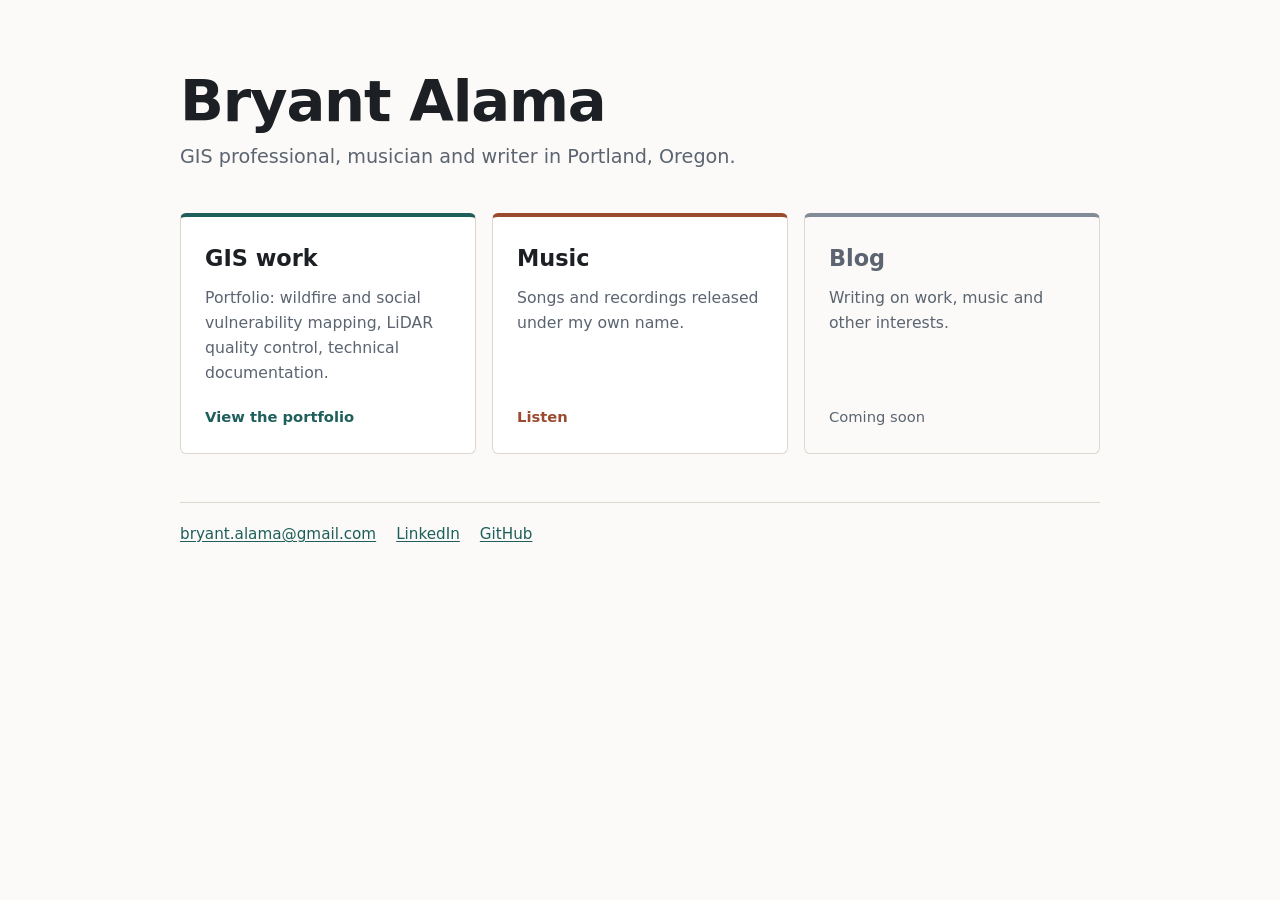
<file: index.html>
<!doctype html>
<html lang="en">
<head>
  <meta charset="utf-8">
  <meta name="viewport" content="width=device-width, initial-scale=1">
  <title>Bryant Alama</title>
  <meta name="description" content="Bryant Alama: GIS professional, musician and writer in Portland, Oregon.">
  <link rel="canonical" href="https://bryantalama.com/">
  <meta property="og:type" content="website">
  <meta property="og:title" content="Bryant Alama">
  <meta property="og:description" content="GIS professional, musician and writer in Portland, Oregon.">
  <meta property="og:url" content="https://bryantalama.com/">
  <meta property="og:image" content="https://bryantalama.com/assets/img/wildfire-map.jpg">
  <link rel="icon" href="assets/favicon.svg" type="image/svg+xml">
  <link rel="stylesheet" href="assets/site.css">
</head>
<body>
  <main class="wrap">
    <header class="masthead">
      <h1>Bryant Alama</h1>
      <p class="tagline">GIS professional, musician and writer in Portland, Oregon.</p>
    </header>

    <nav class="choices" aria-label="Sections">
      <a class="choice area-gis" href="gis/">
        <h2>GIS work</h2>
        <p>Portfolio: wildfire and social vulnerability mapping, LiDAR quality control, technical documentation.</p>
        <span class="state">View the portfolio</span>
      </a>

      <a class="choice area-music" href="music/">
        <h2>Music</h2>
        <p>Songs and recordings released under my own name.</p>
        <span class="state">Listen</span>
      </a>

      <div class="choice area-blog is-soon">
        <h2>Blog</h2>
        <p>Writing on work, music and other interests.</p>
        <span class="state">Coming soon</span>
      </div>
    </nav>

    <footer class="site-footer">
      <a href="mailto:bryant.alama@gmail.com">bryant.alama@gmail.com</a>
      <a href="https://www.linkedin.com/in/bryant-alama">LinkedIn</a>
      <a href="https://github.com/BryGuyBry">GitHub</a>
    </footer>
  </main>
</body>
</html>
</file>
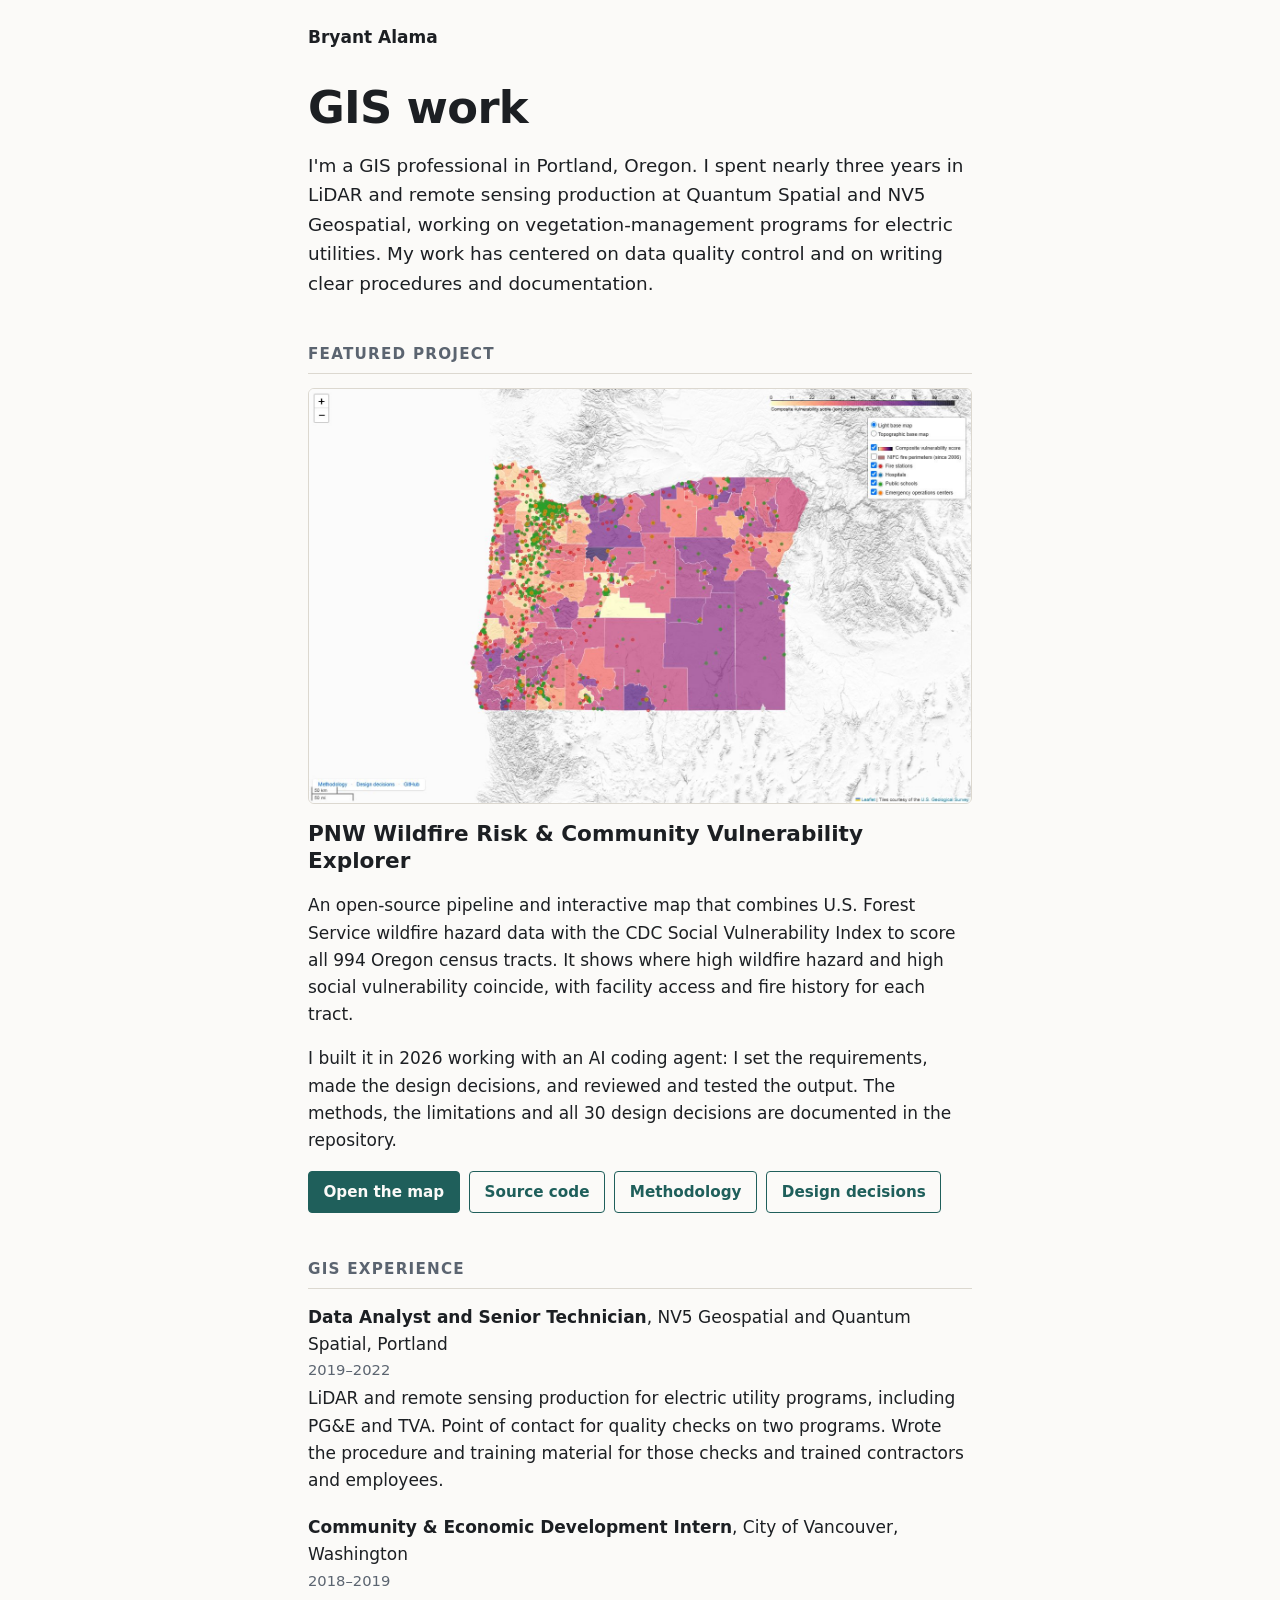
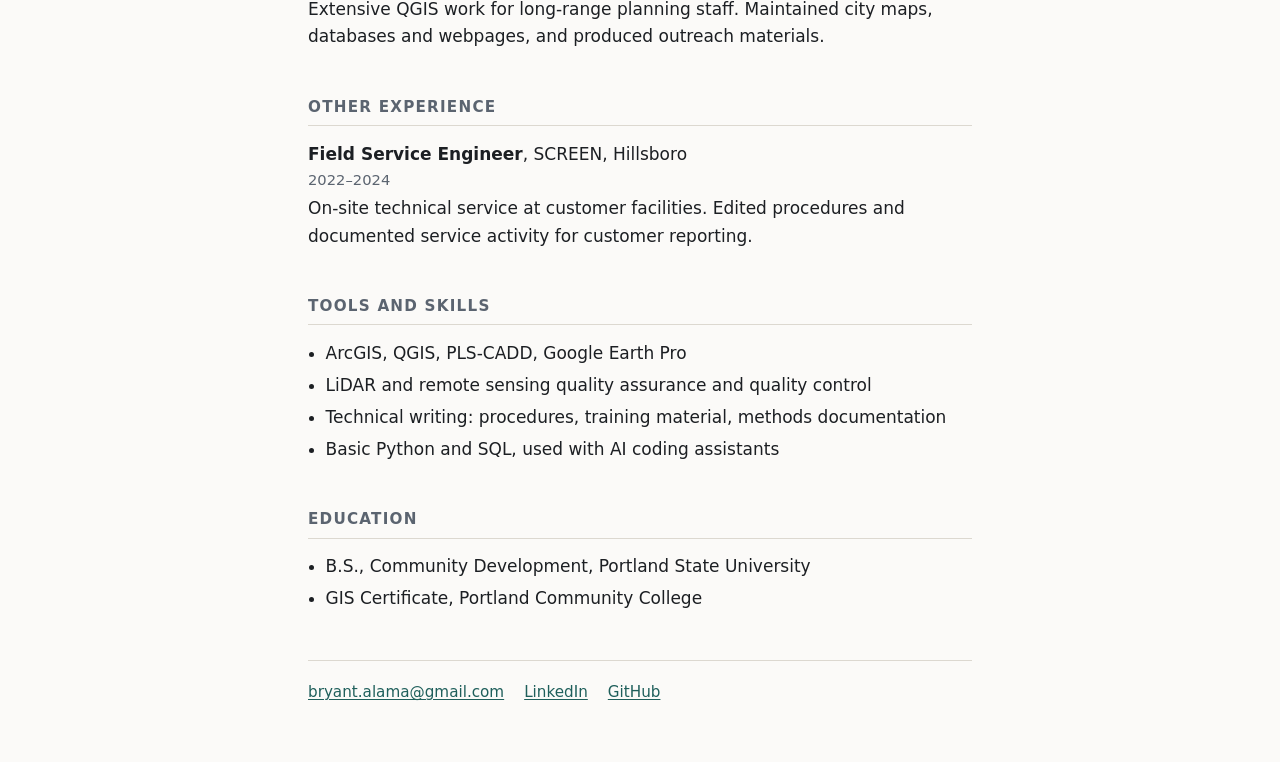
<file: gis/index.html>
<!doctype html>
<html lang="en">
<head>
  <meta charset="utf-8">
  <meta name="viewport" content="width=device-width, initial-scale=1">
  <title>GIS work | Bryant Alama</title>
  <meta name="description" content="GIS portfolio of Bryant Alama: wildfire and social vulnerability mapping for Oregon, LiDAR and remote sensing quality control, technical documentation.">
  <link rel="canonical" href="https://bryantalama.com/gis/">
  <meta property="og:type" content="website">
  <meta property="og:title" content="GIS work | Bryant Alama">
  <meta property="og:description" content="Wildfire and social vulnerability mapping for Oregon, LiDAR and remote sensing quality control, technical documentation.">
  <meta property="og:url" content="https://bryantalama.com/gis/">
  <meta property="og:image" content="https://bryantalama.com/assets/img/wildfire-map.jpg">
  <link rel="icon" href="../assets/favicon.svg" type="image/svg+xml">
  <link rel="stylesheet" href="../assets/site.css">
</head>
<body class="area-gis">
  <main class="wrap narrow page">
    <nav class="topnav" aria-label="Site"><a href="../">Bryant Alama</a></nav>

    <h1>GIS work</h1>
    <p class="lead">I'm a GIS professional in Portland, Oregon. I spent nearly three years in LiDAR and remote sensing production at Quantum Spatial and NV5 Geospatial, working on vegetation-management programs for electric utilities. My work has centered on data quality control and on writing clear procedures and documentation.</p>

    <h2>Featured project</h2>
    <article class="project">
      <a href="https://bryguybry.github.io/pnw-wildfire-vulnerability/"><img src="../assets/img/wildfire-map.jpg" width="1440" height="900" alt="Map of Oregon census tracts shaded by a combined wildfire hazard and social vulnerability score, with fire stations, hospitals, schools and emergency operations centers marked."></a>
      <h3>PNW Wildfire Risk &amp; Community Vulnerability Explorer</h3>
      <p>An open-source pipeline and interactive map that combines U.S. Forest Service wildfire hazard data with the CDC Social Vulnerability Index to score all 994 Oregon census tracts. It shows where high wildfire hazard and high social vulnerability coincide, with facility access and fire history for each tract.</p>
      <p>I built it in 2026 working with an AI coding agent: I set the requirements, made the design decisions, and reviewed and tested the output. The methods, the limitations and all 30 design decisions are documented in the repository.</p>
      <ul class="links">
        <li><a class="primary" href="https://bryguybry.github.io/pnw-wildfire-vulnerability/">Open the map</a></li>
        <li><a href="https://github.com/BryGuyBry/pnw-wildfire-vulnerability">Source code</a></li>
        <li><a href="https://github.com/BryGuyBry/pnw-wildfire-vulnerability/blob/main/docs/methodology.md">Methodology</a></li>
        <li><a href="https://github.com/BryGuyBry/pnw-wildfire-vulnerability/blob/main/docs/design-decisions.md">Design decisions</a></li>
      </ul>
    </article>

    <h2>GIS experience</h2>
    <ul class="roles">
      <li>
        <span class="what">Data Analyst and Senior Technician</span>, NV5 Geospatial and Quantum Spatial, Portland
        <span class="when">2019–2022</span>
        <p>LiDAR and remote sensing production for electric utility programs, including PG&amp;E and TVA. Point of contact for quality checks on two programs. Wrote the procedure and training material for those checks and trained contractors and employees.</p>
      </li>
      <li>
        <span class="what">Community &amp; Economic Development Intern</span>, City of Vancouver, Washington
        <span class="when">2018–2019</span>
        <p>Extensive QGIS work for long-range planning staff. Maintained city maps, databases and webpages, and produced outreach materials.</p>
      </li>
    </ul>

    <h2>Other experience</h2>
    <ul class="roles">
      <li>
        <span class="what">Field Service Engineer</span>, SCREEN, Hillsboro
        <span class="when">2022–2024</span>
        <p>On-site technical service at customer facilities. Edited procedures and documented service activity for customer reporting.</p>
      </li>
    </ul>

    <h2>Tools and skills</h2>
    <ul class="plain">
      <li>ArcGIS, QGIS, PLS-CADD, Google Earth Pro</li>
      <li>LiDAR and remote sensing quality assurance and quality control</li>
      <li>Technical writing: procedures, training material, methods documentation</li>
      <li>Basic Python and SQL, used with AI coding assistants</li>
    </ul>

    <h2>Education</h2>
    <ul class="plain">
      <li>B.S., Community Development, Portland State University</li>
      <li>GIS Certificate, Portland Community College</li>
    </ul>

    <footer class="site-footer">
      <a href="mailto:bryant.alama@gmail.com">bryant.alama@gmail.com</a>
      <a href="https://www.linkedin.com/in/bryant-alama">LinkedIn</a>
      <a href="https://github.com/BryGuyBry">GitHub</a>
    </footer>
  </main>
</body>
</html>
</file>
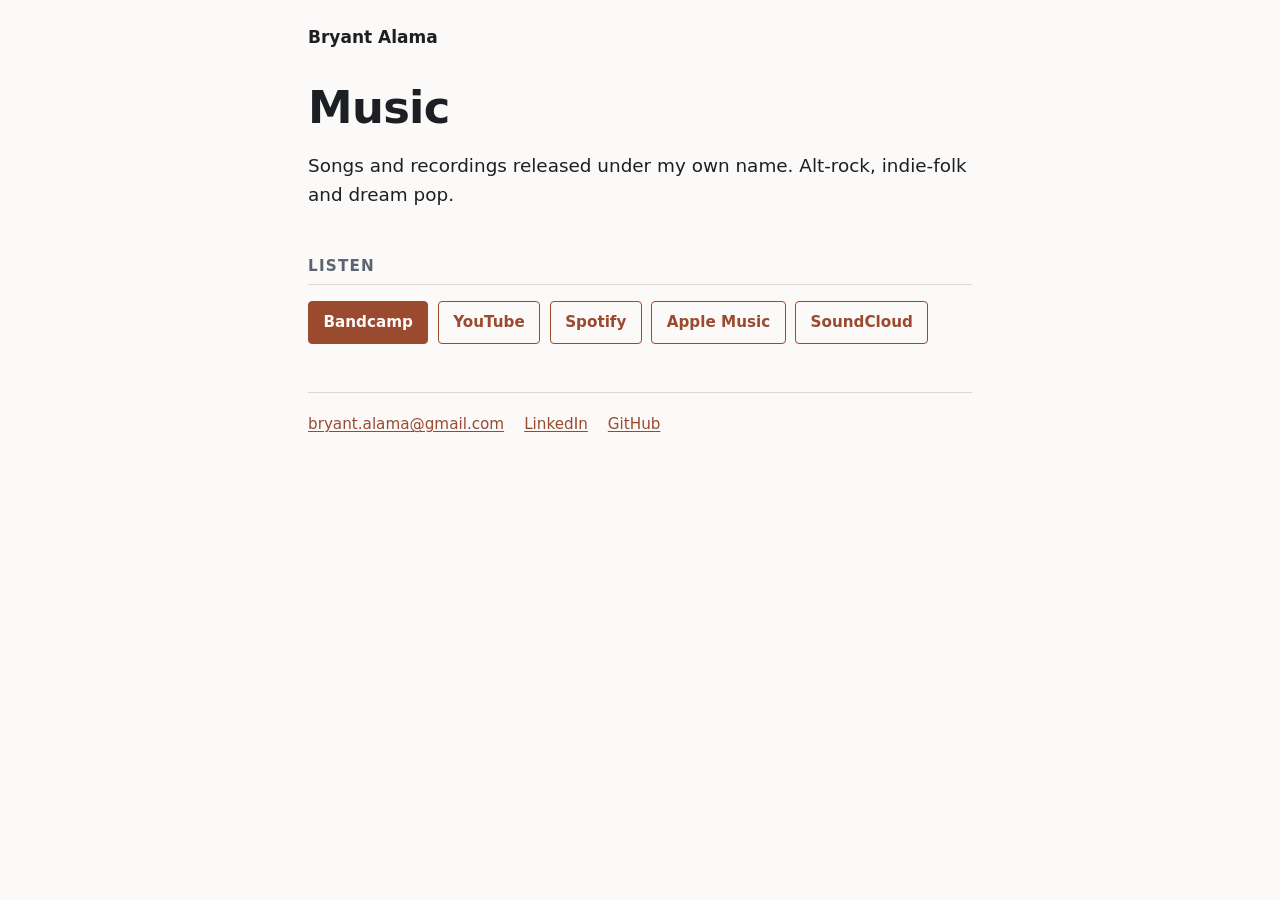
<file: music/index.html>
<!doctype html>
<html lang="en">
<head>
  <meta charset="utf-8">
  <meta name="viewport" content="width=device-width, initial-scale=1">
  <title>Music | Bryant Alama</title>
  <meta name="description" content="Music by Bryant Alama: alt-rock, indie-folk and dream pop. Listen on Bandcamp, YouTube, Spotify, Apple Music and SoundCloud.">
  <link rel="canonical" href="https://bryantalama.com/music/">
  <meta property="og:type" content="website">
  <meta property="og:title" content="Music | Bryant Alama">
  <meta property="og:description" content="Alt-rock, indie-folk and dream pop. Listen on Bandcamp, YouTube, Spotify, Apple Music and SoundCloud.">
  <meta property="og:url" content="https://bryantalama.com/music/">
  <link rel="icon" href="../assets/favicon.svg" type="image/svg+xml">
  <link rel="stylesheet" href="../assets/site.css">
</head>
<body class="area-music">
  <main class="wrap narrow page">
    <nav class="topnav" aria-label="Site"><a href="../">Bryant Alama</a></nav>

    <h1>Music</h1>
    <p class="lead">Songs and recordings released under my own name. Alt-rock, indie-folk and dream pop.</p>

    <h2>Listen</h2>
    <ul class="links">
      <li><a class="primary" href="https://bryantalamamusic.bandcamp.com/">Bandcamp</a></li>
      <li><a href="https://www.youtube.com/@BryantAlama">YouTube</a></li>
      <li><a href="https://open.spotify.com/artist/1ZeGcB4TYVixCdY8f99FeJ">Spotify</a></li>
      <li><a href="https://music.apple.com/us/artist/bryant-alama/1365121001">Apple Music</a></li>
      <li><a href="https://soundcloud.com/bryant-alama">SoundCloud</a></li>
    </ul>

    <footer class="site-footer">
      <a href="mailto:bryant.alama@gmail.com">bryant.alama@gmail.com</a>
      <a href="https://www.linkedin.com/in/bryant-alama">LinkedIn</a>
      <a href="https://github.com/BryGuyBry">GitHub</a>
    </footer>
  </main>
</body>
</html>
</file>
<file: assets/site.css>
/* bryantalama.com: shared base. Each area sets --area; pages can restyle from there. */

:root {
  --bg: #fbfaf8;
  --ink: #1c1f23;
  --muted: #5b6470;
  --line: #dcd8d0;
  --card: #ffffff;
  --area: #1f5f5b;
}

.area-gis   { --area: #1f5f5b; }
.area-music { --area: #9a4a2f; }
.area-blog  { --area: #3b4a6b; }

@media (prefers-color-scheme: dark) {
  :root {
    --bg: #14171a;
    --ink: #e8e6e1;
    --muted: #a3abb5;
    --line: #2c3238;
    --card: #1b1f23;
    --area: #6fc3bb;
  }
  .area-gis   { --area: #6fc3bb; }
  .area-music { --area: #e0916f; }
  .area-blog  { --area: #9db0dc; }
}

* { box-sizing: border-box; }

html { -webkit-text-size-adjust: 100%; }

body {
  margin: 0;
  background: var(--bg);
  color: var(--ink);
  font: 17px/1.6 system-ui, -apple-system, "Segoe UI", Roboto, "Helvetica Neue", Arial, sans-serif;
}

a { color: var(--area); text-underline-offset: 0.15em; }

a:focus-visible { outline: 3px solid var(--area); outline-offset: 3px; }

.wrap { max-width: 60rem; margin: 0 auto; padding: 0 1.25rem 3rem; }
.narrow { max-width: 44rem; }

/* Landing page */

.masthead { padding: 4.5rem 0 2.5rem; }

.masthead h1 {
  margin: 0 0 0.6rem;
  font-size: clamp(2.4rem, 6vw, 3.6rem);
  line-height: 1.05;
  letter-spacing: -0.02em;
}

.tagline { margin: 0; font-size: 1.2rem; color: var(--muted); }

.choices { display: grid; gap: 1rem; grid-template-columns: 1fr; }

@media (min-width: 760px) {
  .choices { grid-template-columns: repeat(3, 1fr); }
}

.choice {
  display: flex;
  flex-direction: column;
  gap: 0.5rem;
  min-height: 12rem;
  padding: 1.5rem;
  background: var(--card);
  border: 1px solid var(--line);
  border-top: 4px solid var(--area);
  border-radius: 6px;
  color: inherit;
  text-decoration: none;
}

.choice h2 { margin: 0; font-size: 1.4rem; }
.choice p { margin: 0; color: var(--muted); font-size: 0.98rem; }
.choice .state { margin-top: auto; padding-top: 0.75rem; font-size: 0.92rem; font-weight: 600; color: var(--area); }

a.choice:hover { border-color: var(--area); box-shadow: 0 2px 12px rgba(0, 0, 0, 0.08); }
a.choice:focus-visible { outline: 3px solid var(--area); outline-offset: 3px; }

/* Not-yet-open sections recede without dropping text below AA contrast. */
.choice.is-soon { background: transparent; border-top-color: color-mix(in srgb, var(--area) 55%, var(--line)); }
.choice.is-soon h2 { color: var(--muted); }
.choice.is-soon .state { color: var(--muted); font-weight: 500; }

.site-footer {
  display: flex;
  flex-wrap: wrap;
  gap: 0 1.25rem;
  margin-top: 3rem;
  padding-top: 0.6rem;
  border-top: 1px solid var(--line);
  color: var(--muted);
  font-size: 0.95rem;
}

.site-footer a { padding: 0.6rem 0; white-space: nowrap; }

/* Section pages */

.topnav { padding: 1rem 0 0; }
.topnav a { display: inline-block; padding: 0.5rem 0; color: var(--ink); font-weight: 600; text-decoration: none; }
.topnav a:hover { text-decoration: underline; }

.page h1 {
  margin: 1.5rem 0 0.75rem;
  font-size: clamp(2rem, 5vw, 2.8rem);
  line-height: 1.1;
  letter-spacing: -0.015em;
}

.lead { font-size: 1.15rem; }

.page h2 {
  margin: 2.75rem 0 0.9rem;
  padding-bottom: 0.4rem;
  border-bottom: 1px solid var(--line);
  color: var(--muted);
  font-size: 0.95rem;
  letter-spacing: 0.08em;
  text-transform: uppercase;
}

.project img {
  display: block;
  width: 100%;
  height: auto;
  border: 1px solid var(--line);
  border-radius: 6px;
}

.project h3 { margin: 1.1rem 0 0.4rem; font-size: 1.35rem; line-height: 1.25; }

.links { display: flex; flex-wrap: wrap; gap: 0.6rem; margin: 1rem 0 0; padding: 0; list-style: none; }

.links a {
  display: inline-block;
  padding: 0.5rem 0.9rem;
  border: 1px solid var(--area);
  border-radius: 4px;
  font-size: 0.95rem;
  font-weight: 600;
  text-decoration: none;
}

.links a.primary { background: var(--area); color: var(--bg); }

.roles { margin: 0; padding: 0; list-style: none; }
.roles li { margin: 0 0 1.25rem; }
.roles .what { font-weight: 600; }
.roles .when { display: block; color: var(--muted); font-size: 0.92rem; }
.roles p { margin: 0.25rem 0 0; }

.plain { margin: 0; padding-left: 1.1rem; }
.plain li { margin-bottom: 0.3rem; }
</file>
